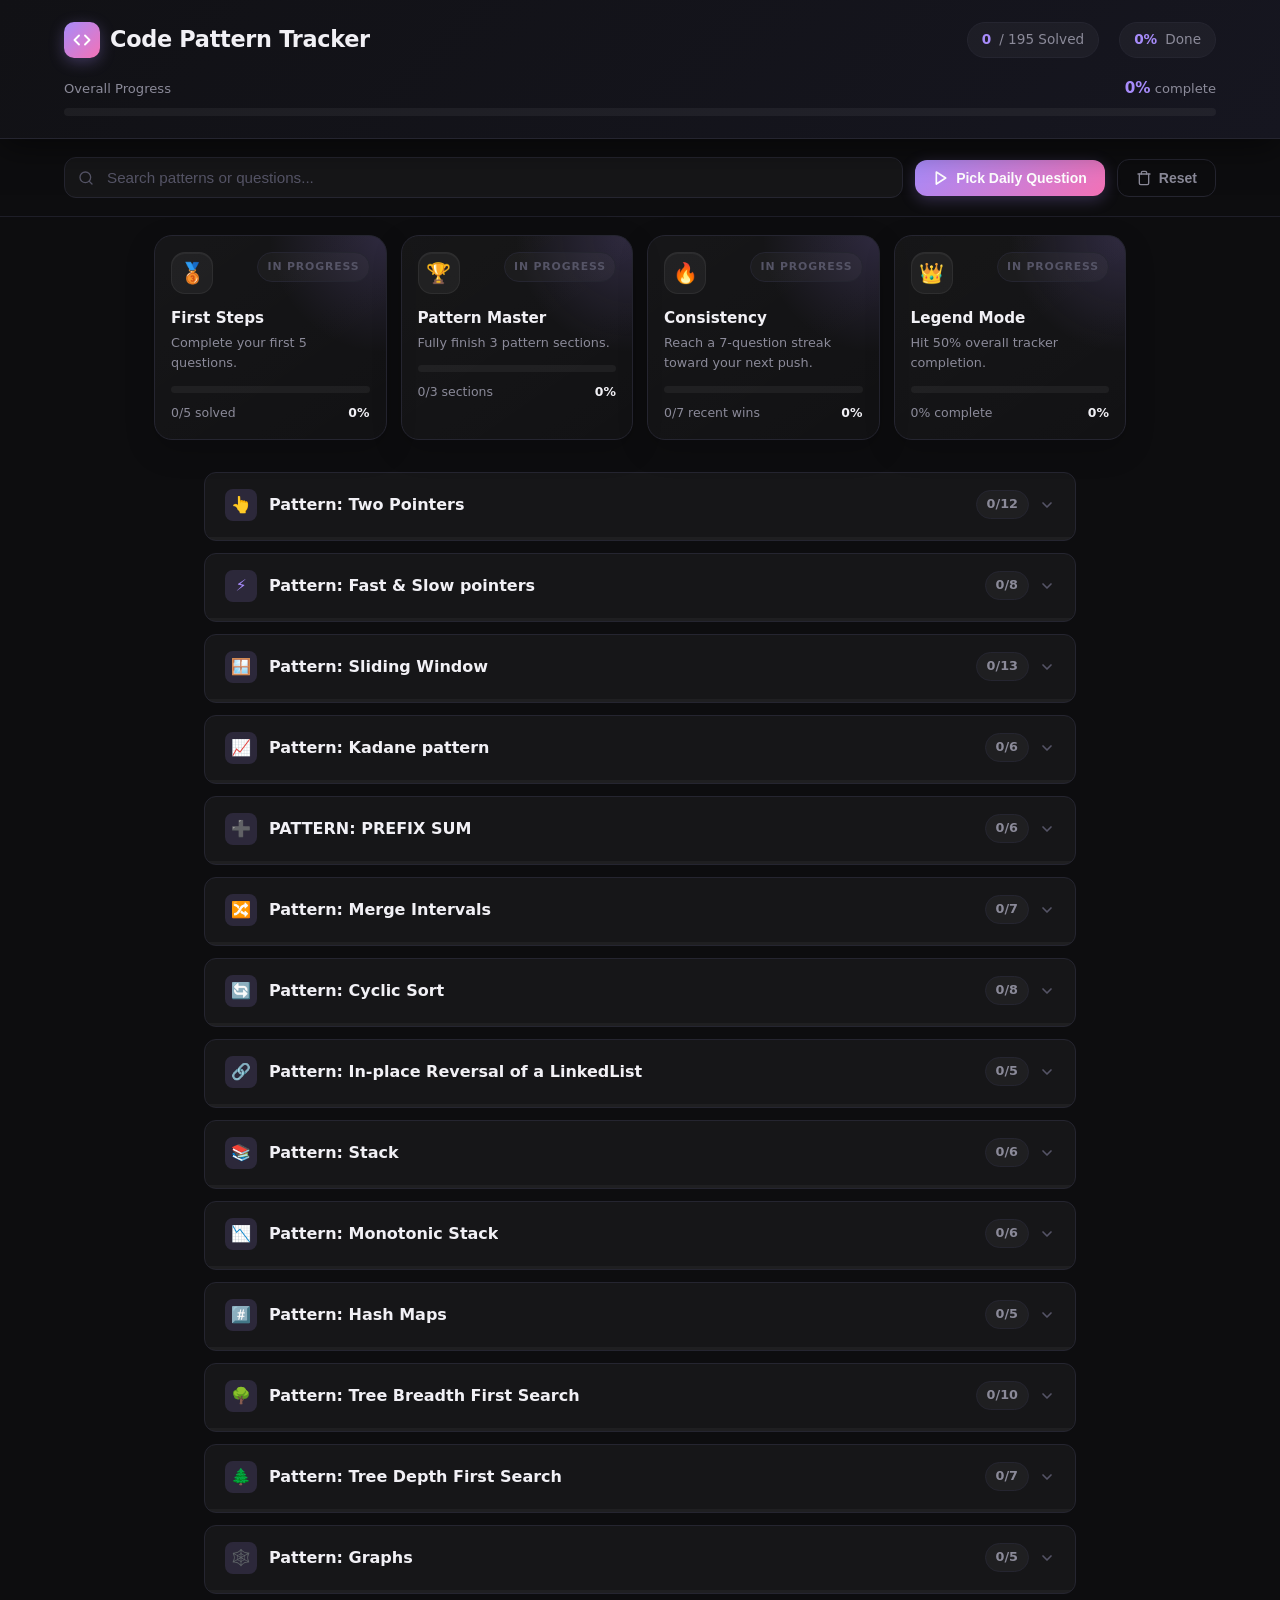
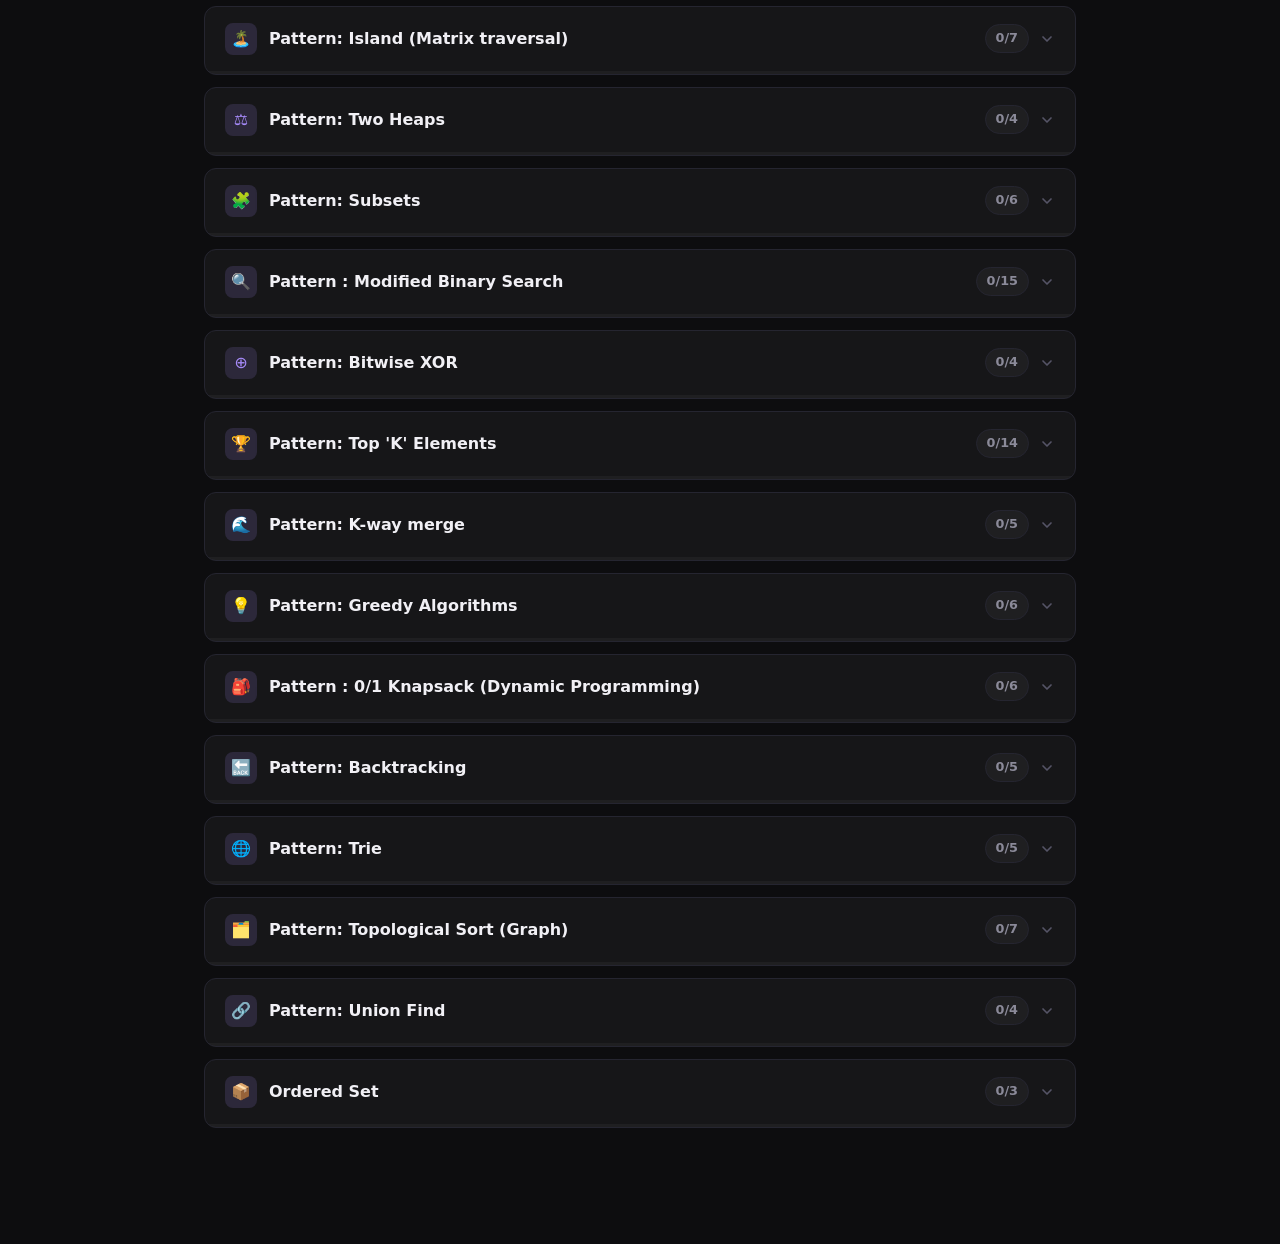
<file: CodeTracker.html>
<!DOCTYPE html>
<html lang="en">
<head>
  <meta charset="UTF-8">
  <meta content="width=device-width, initial-scale=1.0" name="viewport">
  <title>Coding Pattern Tracker</title>
  <style>
    :root {
        --bg-color: #0d0d0f;
        --surface-color: #161618;
        --surface-hover: #1e1e22;
        --surface-elevated: #1a1a1e;
        --primary-color: #a78bfa;
        --primary-glow: rgba(167, 139, 250, 0.15);
        --secondary-color: #34d399;
        --secondary-glow: rgba(52, 211, 153, 0.15);
        --accent-color: #f472b6;
        --text-primary: #f1f0f5;
        --text-secondary: #8b8a99;
        --text-muted: #555466;
        --border-color: #252530;
        --border-subtle: #1e1e28;
        --success-color: #34d399;
        --card-radius: 12px;
        --transition: all 0.25s ease;
        --easy-color: #34d399;
        --easy-bg: rgba(52, 211, 153, 0.1);
        --medium-color: #fbbf24;
        --medium-bg: rgba(251, 191, 36, 0.1);
        --hard-color: #f87171;
        --hard-bg: rgba(248, 113, 113, 0.1);
    }

    * {
        box-sizing: border-box;
        margin: 0;
        padding: 0;
    }

    body {
        font-family: 'Segoe UI', system-ui, -apple-system, sans-serif;
        background-color: var(--bg-color);
        color: var(--text-primary);
        line-height: 1.6;
        min-height: 100vh;
        padding-bottom: 80px;
    }

    /* ===== HEADER ===== */
    header {
        background: linear-gradient(135deg, #111115 0%, #161620 100%);
        padding: 22px 5%;
        border-bottom: 1px solid var(--border-color);
        position: sticky;
        top: 0;
        z-index: 100;
        box-shadow: 0 8px 32px rgba(0,0,0,0.5);
        backdrop-filter: blur(10px);
    }

    .header-top {
        display: flex;
        justify-content: space-between;
        align-items: center;
        flex-wrap: wrap;
        margin-bottom: 18px;
        gap: 15px;
    }

    h1 {
        font-size: 1.4rem;
        font-weight: 700;
        color: var(--text-primary);
        display: flex;
        align-items: center;
        gap: 10px;
        letter-spacing: -0.3px;
    }

    h1 .logo-icon {
        width: 36px;
        height: 36px;
        background: linear-gradient(135deg, var(--primary-color), var(--accent-color));
        border-radius: 10px;
        display: flex;
        align-items: center;
        justify-content: center;
        flex-shrink: 0;
        box-shadow: 0 4px 15px rgba(167,139,250,0.3);
    }

    .header-stats {
        display: flex;
        align-items: center;
        gap: 20px;
    }

    .stat-pill {
        display: flex;
        align-items: center;
        gap: 8px;
        background: rgba(255,255,255,0.04);
        border: 1px solid var(--border-color);
        border-radius: 20px;
        padding: 6px 14px;
        font-size: 0.85rem;
    }

    .stat-pill .stat-value {
        font-weight: 700;
        color: var(--primary-color);
    }

    .stat-pill .stat-label {
        color: var(--text-secondary);
    }

    .progress-wrap {
        width: 100%;
    }

    .progress-info {
        display: flex;
        justify-content: space-between;
        align-items: center;
        margin-bottom: 8px;
        font-size: 0.82rem;
        color: var(--text-secondary);
    }

    .progress-info strong {
        color: var(--primary-color);
        font-size: 0.95rem;
    }

    .progress-container {
        width: 100%;
        background-color: rgba(255,255,255,0.05);
        border-radius: 10px;
        height: 8px;
        overflow: hidden;
    }

    .progress-bar {
        height: 100%;
        background: linear-gradient(90deg, var(--primary-color), var(--accent-color), var(--secondary-color));
        background-size: 200% 100%;
        width: 0%;
        transition: width 0.6s cubic-bezier(0.4, 0, 0.2, 1);
        animation: shimmer 3s linear infinite;
        border-radius: 10px;
    }

    @keyframes shimmer {
        0% { background-position: 200% 0; }
        100% { background-position: -200% 0; }
    }

    /* ===== CONTROLS ===== */
    .controls {
        padding: 18px 5%;
        display: flex;
        gap: 12px;
        flex-wrap: wrap;
        align-items: center;
        background-color: var(--bg-color);
        border-bottom: 1px solid var(--border-subtle);
        max-width: 100%;
    }

    .search-box {
        flex: 1;
        min-width: 220px;
        position: relative;
    }

    .search-icon {
        position: absolute;
        left: 14px;
        top: 50%;
        transform: translateY(-50%);
        color: var(--text-muted);
        pointer-events: none;
    }

    .search-box input {
        width: 100%;
        padding: 11px 15px 11px 42px;
        border-radius: var(--card-radius);
        border: 1px solid var(--border-color);
        background-color: var(--surface-color);
        color: var(--text-primary);
        font-size: 0.95rem;
        outline: none;
        transition: var(--transition);
    }

    .search-box input::placeholder { color: var(--text-muted); }

    .search-box input:focus {
        border-color: var(--primary-color);
        box-shadow: 0 0 0 3px var(--primary-glow);
        background-color: var(--surface-elevated);
    }

    .btn {
        padding: 10px 18px;
        border: none;
        border-radius: var(--card-radius);
        font-weight: 600;
        cursor: pointer;
        transition: var(--transition);
        display: flex;
        align-items: center;
        gap: 7px;
        font-size: 0.875rem;
        white-space: nowrap;
    }

    .btn-primary {
        background: linear-gradient(135deg, var(--primary-color), var(--accent-color));
        color: #fff;
        box-shadow: 0 4px 15px rgba(167,139,250,0.25);
    }

    .btn-primary:hover {
        transform: translateY(-2px);
        box-shadow: 0 6px 20px rgba(167,139,250,0.4);
    }

    .btn-outline {
        background-color: transparent;
        border: 1px solid var(--border-color);
        color: var(--text-secondary);
    }

    .btn-outline:hover {
        border-color: var(--hard-color);
        color: var(--hard-color);
        background: var(--hard-bg);
    }

    /* ===== ACHIEVEMENTS ===== */
    .achievements-strip {
        padding: 18px 5% 8px;
        max-width: 1100px;
        margin: 0 auto;
    }

    .achievements-grid {
        display: grid;
        grid-template-columns: repeat(4, minmax(0, 1fr));
        gap: 14px;
    }

    .achievement-card {
        position: relative;
        overflow: hidden;
        background:
            radial-gradient(circle at top right, rgba(167, 139, 250, 0.18), transparent 38%),
            linear-gradient(145deg, rgba(255,255,255,0.04), rgba(255,255,255,0.02));
        border: 1px solid var(--border-color);
        border-radius: 18px;
        padding: 16px;
        box-shadow: 0 10px 30px rgba(0,0,0,0.18);
        transition: transform 0.25s ease, box-shadow 0.25s ease, border-color 0.25s ease;
        animation: floatCard 5s ease-in-out infinite;
    }

    .achievement-card:nth-child(2) { animation-delay: 0.4s; }
    .achievement-card:nth-child(3) { animation-delay: 0.8s; }
    .achievement-card:nth-child(4) { animation-delay: 1.2s; }

    .achievement-card:hover {
        transform: translateY(-4px);
        border-color: rgba(167, 139, 250, 0.35);
        box-shadow: 0 18px 34px rgba(0,0,0,0.28);
    }

    .achievement-card.unlocked {
        border-color: rgba(251, 191, 36, 0.35);
        box-shadow: 0 16px 36px rgba(251, 191, 36, 0.12);
    }

    .achievement-card::after {
        content: '';
        position: absolute;
        inset: 0;
        background: linear-gradient(120deg, transparent, rgba(255,255,255,0.06), transparent);
        transform: translateX(-120%);
        animation: cardShine 6s linear infinite;
        pointer-events: none;
    }

    .achievement-top {
        display: flex;
        justify-content: space-between;
        align-items: flex-start;
        gap: 12px;
        margin-bottom: 12px;
    }

    .achievement-icon {
        width: 42px;
        height: 42px;
        border-radius: 14px;
        display: flex;
        align-items: center;
        justify-content: center;
        font-size: 1.25rem;
        background: rgba(255,255,255,0.05);
        border: 1px solid rgba(255,255,255,0.06);
        box-shadow: inset 0 1px 0 rgba(255,255,255,0.05);
    }

    .achievement-card.unlocked .achievement-icon {
        background: linear-gradient(135deg, rgba(251,191,36,0.18), rgba(244,114,182,0.15));
        border-color: rgba(251,191,36,0.2);
        animation: pulseGlow 2.2s ease-in-out infinite;
    }

    .achievement-status {
        font-size: 0.68rem;
        font-weight: 700;
        letter-spacing: 0.08em;
        text-transform: uppercase;
        color: var(--text-muted);
        padding: 5px 9px;
        border-radius: 999px;
        border: 1px solid var(--border-color);
        background: rgba(255,255,255,0.03);
    }

    .achievement-card.unlocked .achievement-status {
        color: #fcd34d;
        border-color: rgba(251,191,36,0.24);
        background: rgba(251,191,36,0.12);
    }

    .achievement-title {
        font-size: 0.95rem;
        font-weight: 700;
        margin-bottom: 2px;
    }

    .achievement-subtitle {
        color: var(--text-secondary);
        font-size: 0.8rem;
        margin-bottom: 12px;
    }

    .achievement-progress {
        height: 7px;
        background: rgba(255,255,255,0.05);
        border-radius: 999px;
        overflow: hidden;
        margin-bottom: 10px;
    }

    .achievement-progress-bar {
        height: 100%;
        width: 0;
        border-radius: inherit;
        background: linear-gradient(90deg, var(--primary-color), var(--accent-color), #fcd34d);
        transition: width 0.7s cubic-bezier(0.22, 1, 0.36, 1);
        box-shadow: 0 0 16px rgba(167, 139, 250, 0.25);
    }

    .achievement-footer {
        display: flex;
        justify-content: space-between;
        align-items: center;
        gap: 10px;
        font-size: 0.78rem;
        color: var(--text-secondary);
    }

    .achievement-value {
        font-weight: 700;
        color: var(--text-primary);
    }

    /* ===== MAIN CONTENT ===== */
    main {
        padding: 24px 5%;
        max-width: 1000px;
        margin: 0 auto;
    }

    .section-intro {
        margin-bottom: 20px;
        font-size: 0.85rem;
        color: var(--text-muted);
        display: flex;
        align-items: center;
        gap: 6px;
    }

    /* ===== PATTERN CARD ===== */
    .pattern-section {
        margin-bottom: 12px;
        background-color: var(--surface-color);
        border-radius: var(--card-radius);
        border: 1px solid var(--border-color);
        overflow: hidden;
        transition: box-shadow 0.25s ease, border-color 0.25s ease;
    }

    .pattern-section:hover {
        border-color: #2e2e3a;
        box-shadow: 0 4px 24px rgba(0,0,0,0.3);
    }

    .pattern-section.all-done {
        border-color: rgba(52, 211, 153, 0.25);
    }

    .pattern-header {
        padding: 16px 20px;
        cursor: pointer;
        display: flex;
        justify-content: space-between;
        align-items: center;
        user-select: none;
        gap: 12px;
        transition: background 0.2s;
    }

    .pattern-header:hover {
        background-color: var(--surface-hover);
    }

    .pattern-header-left {
        display: flex;
        align-items: center;
        gap: 12px;
        flex: 1;
        min-width: 0;
    }

    .pattern-icon {
        width: 32px;
        height: 32px;
        border-radius: 8px;
        display: flex;
        align-items: center;
        justify-content: center;
        font-size: 1rem;
        flex-shrink: 0;
        background: var(--primary-glow);
        color: var(--primary-color);
    }

    .pattern-title {
        font-size: 1rem;
        font-weight: 600;
        color: var(--text-primary);
        white-space: nowrap;
        overflow: hidden;
        text-overflow: ellipsis;
    }

    .pattern-header-right {
        display: flex;
        align-items: center;
        gap: 10px;
        flex-shrink: 0;
    }

    .pattern-status {
        font-size: 0.8rem;
        font-weight: 600;
        color: var(--text-secondary);
        background: rgba(255,255,255,0.04);
        border: 1px solid var(--border-color);
        padding: 3px 10px;
        border-radius: 20px;
        white-space: nowrap;
    }

    .pattern-status.completed-badge {
        color: var(--success-color);
        background: var(--secondary-glow);
        border-color: rgba(52, 211, 153, 0.2);
    }

    .chevron {
        color: var(--text-muted);
        transition: transform 0.3s ease;
        flex-shrink: 0;
    }

    .pattern-header.active .chevron {
        transform: rotate(180deg);
    }

    /* Mini progress bar inside pattern */
    .pattern-mini-progress {
        height: 3px;
        background: rgba(255,255,255,0.04);
        width: 100%;
    }

    .pattern-mini-bar {
        height: 100%;
        background: linear-gradient(90deg, var(--primary-color), var(--secondary-color));
        transition: width 0.5s ease;
    }

    /* ===== QUESTION LIST ===== */
    .question-list {
        display: none;
        padding: 6px 0;
    }

    .question-list.open {
        display: block;
        animation: slideDown 0.25s ease-out;
    }

    .question-item {
        display: flex;
        align-items: center;
        padding: 11px 20px;
        border-bottom: 1px solid var(--border-subtle);
        transition: background 0.15s, transform 0.2s ease, border-color 0.2s ease;
        gap: 12px;
        position: relative;
    }

    .question-item:last-child {
        border-bottom: none;
    }

    .question-item:hover {
        background-color: var(--surface-hover);
        transform: translateX(2px);
    }

    .question-item.highlight {
        background: linear-gradient(90deg, rgba(167,139,250,0.08), transparent);
        border-left: 3px solid var(--primary-color);
        animation: selectedPulse 1.6s ease-in-out infinite;
    }

    .question-item.completed {
        opacity: 0.65;
    }

    .question-item.just-completed {
        animation: completePop 0.45s ease;
    }

    /* ===== CHECKBOX — Fixed with <label> wrapping ===== */
    .checkbox-label {
        position: relative;
        width: 22px;
        height: 22px;
        flex-shrink: 0;
        cursor: pointer;
        display: block;
    }

    .checkbox-label input[type="checkbox"] {
        position: absolute;
        opacity: 0;
        width: 0;
        height: 0;
        pointer-events: none;
    }

    .checkmark {
        position: absolute;
        inset: 0;
        background-color: transparent;
        border: 2px solid var(--text-muted);
        border-radius: 6px;
        transition: var(--transition);
        display: flex;
        align-items: center;
        justify-content: center;
    }

    .checkmark svg {
        opacity: 0;
        transform: scale(0.5);
        transition: all 0.2s cubic-bezier(0.34, 1.56, 0.64, 1);
        stroke: #fff;
    }

    .checkbox-label:hover .checkmark {
        border-color: var(--primary-color);
        background: var(--primary-glow);
    }

    .checkbox-label input[type="checkbox"]:checked ~ .checkmark {
        background-color: var(--success-color);
        border-color: var(--success-color);
        box-shadow: 0 0 10px rgba(52, 211, 153, 0.3);
    }

    .checkbox-label input[type="checkbox"]:checked ~ .checkmark svg {
        opacity: 1;
        transform: scale(1);
    }

    /* ===== QUESTION ROW CONTENT ===== */
    .question-content {
        flex: 1;
        display: flex;
        align-items: center;
        justify-content: space-between;
        gap: 10px;
        min-width: 0;
    }

    .question-link {
        color: var(--text-primary);
        text-decoration: none;
        font-size: 0.9rem;
        flex: 1;
        min-width: 0;
        transition: color 0.15s;
        white-space: nowrap;
        overflow: hidden;
        text-overflow: ellipsis;
    }

    .question-link:hover {
        color: var(--primary-color);
    }

    .question-item.completed .question-link {
        text-decoration: line-through;
        color: var(--text-muted);
    }

    .question-meta {
        display: flex;
        align-items: center;
        gap: 8px;
        flex-shrink: 0;
    }

    .difficulty-badge {
        font-size: 0.7rem;
        font-weight: 700;
        padding: 2px 8px;
        border-radius: 20px;
        text-transform: uppercase;
        letter-spacing: 0.5px;
    }

    .badge-easy   { color: var(--easy-color);   background: var(--easy-bg); }
    .badge-medium { color: var(--medium-color); background: var(--medium-bg); }
    .badge-hard   { color: var(--hard-color);   background: var(--hard-bg); }

    .external-link-icon {
        color: var(--text-muted);
        opacity: 0;
        transition: opacity 0.2s;
        flex-shrink: 0;
    }

    .question-item:hover .external-link-icon {
        opacity: 1;
    }

    /* ===== TOAST ===== */
    .toast {
        position: fixed;
        bottom: 28px;
        left: 50%;
        transform: translateX(-50%) translateY(10px);
        background: var(--surface-elevated);
        color: var(--text-primary);
        padding: 12px 22px;
        border-radius: 50px;
        box-shadow: 0 8px 30px rgba(0,0,0,0.6);
        border: 1px solid var(--border-color);
        opacity: 0;
        visibility: hidden;
        transition: all 0.3s cubic-bezier(0.34, 1.56, 0.64, 1);
        z-index: 1000;
        display: flex;
        align-items: center;
        gap: 10px;
        font-size: 0.9rem;
        font-weight: 500;
        white-space: nowrap;
    }

    .toast.show {
        opacity: 1;
        visibility: visible;
        transform: translateX(-50%) translateY(0);
    }

    /* ===== EMPTY STATE ===== */
    .empty-state {
        text-align: center;
        padding: 60px 20px;
        color: var(--text-muted);
    }

    .empty-state svg { margin-bottom: 16px; opacity: 0.4; }
    .empty-state p { font-size: 1rem; }

    /* ===== ANIMATIONS ===== */
    @keyframes slideDown {
        from { opacity: 0; transform: translateY(-8px); }
        to   { opacity: 1; transform: translateY(0); }
    }

    @keyframes floatCard {
        0%, 100% { transform: translateY(0); }
        50% { transform: translateY(-5px); }
    }

    @keyframes cardShine {
        0% { transform: translateX(-120%); }
        100% { transform: translateX(120%); }
    }

    @keyframes pulseGlow {
        0%, 100% { box-shadow: 0 0 0 rgba(251,191,36,0.15); }
        50% { box-shadow: 0 0 18px rgba(251,191,36,0.28); }
    }

    @keyframes completePop {
        0% { transform: scale(0.98); }
        60% { transform: scale(1.015); }
        100% { transform: scale(1); }
    }

    @keyframes selectedPulse {
        0%, 100% { box-shadow: inset 0 0 0 rgba(167,139,250,0); }
        50% { box-shadow: inset 0 0 0 999px rgba(167,139,250,0.03); }
    }

    /* ===== RESPONSIVE ===== */
    @media (max-width: 900px) {
        .achievements-grid {
            grid-template-columns: repeat(2, minmax(0, 1fr));
        }
    }

    @media (max-width: 640px) {
        header { padding: 16px 4%; }
        .controls { padding: 14px 4%; }
        .achievements-strip { padding: 14px 4% 4px; }
        main { padding: 16px 4%; }
        .header-stats { display: none; }
        .pattern-header { padding: 14px 16px; }
        .question-item { padding: 10px 14px; }
        .pattern-title { font-size: 0.9rem; }
        .achievements-grid { grid-template-columns: 1fr; }
        .achievement-card { padding: 14px; }
        .achievement-footer { flex-direction: column; align-items: flex-start; }
    }
  </style>
</head>
<body>

<header>
  <div class="header-top">
    <h1>
      <span class="logo-icon">
        <svg fill="none" height="18" stroke="white" stroke-linecap="round" stroke-linejoin="round"
             stroke-width="2.5" viewBox="0 0 24 24" width="18">
          <polyline points="16 18 22 12 16 6"></polyline>
          <polyline points="8 6 2 12 8 18"></polyline>
        </svg>
      </span>
      Code Pattern Tracker
    </h1>
    <div class="header-stats">
      <div class="stat-pill">
        <span class="stat-value" id="solved-count">0</span>
        <span class="stat-label">/ <span id="total-count">0</span> Solved</span>
      </div>
      <div class="stat-pill">
        <span class="stat-value" id="progress-text">0%</span>
        <span class="stat-label">Done</span>
      </div>
    </div>
  </div>
  <div class="progress-wrap">
    <div class="progress-info">
      <span>Overall Progress</span>
      <span><strong id="progress-percent">0%</strong> complete</span>
    </div>
    <div class="progress-container">
      <div class="progress-bar" id="main-progress-bar"></div>
    </div>
  </div>
</header>

<div class="controls">
  <div class="search-box">
    <svg class="search-icon" fill="none" height="16" stroke="currentColor" stroke-linecap="round"
         stroke-linejoin="round" stroke-width="2" viewBox="0 0 24 24" width="16">
      <circle cx="11" cy="11" r="8"></circle>
      <path d="m21 21-4.35-4.35"></path>
    </svg>
    <label for="search-input"></label><input id="search-input"
                                             placeholder="Search patterns or questions..."
                                             type="text">
  </div>
  <button class="btn btn-primary" onclick="pickDailyChallenge()">
    <svg fill="none" height="16" stroke="currentColor" stroke-linecap="round"
         stroke-linejoin="round"
         stroke-width="2.5" viewBox="0 0 24 24" width="16">
      <polygon points="5 3 19 12 5 21 5 3"></polygon>
    </svg>
    Pick Daily Question
  </button>
  <button class="btn btn-outline" onclick="resetData()">
    <svg fill="none" height="16" stroke="currentColor" stroke-linecap="round"
         stroke-linejoin="round"
         stroke-width="2" viewBox="0 0 24 24" width="16">
      <path d="M3 6h18"></path>
      <path d="M19 6v14c0 1-1 2-2 2H7c-1 0-2-1-2-2V6"></path>
      <path d="M8 6V4c0-1 1-2 2-2h4c1 0 2 1 2 2v2"></path>
    </svg>
    Reset
  </button>
</div>

<section class="achievements-strip">
  <div class="achievements-grid" id="achievements-grid">
    <!-- Achievement cards will be injected here via JavaScript -->
  </div>
</section>

<main id="tracker-container">
  <!-- Content will be injected here via JavaScript -->
</main>

<div class="toast" id="toast">
  <span id="toast-icon">✓</span>
  <span id="toast-message">Notification</span>
</div>

<script>
  // =====================================================================
  // DATA
  // =====================================================================
  const rawData = [
      {
          pattern: "Pattern: Two Pointers",
          questions: [
              { title: "Pair with Target Sum (easy)", link: "https://leetcode.com/problems/two-sum-ii-input-array-is-sorted/description/" },
              { title: "Rearrange 0 and 1 (easy)", link: "https://www.geeksforgeeks.org/problems/segregate-0s-and-1s5106/1" },
              { title: "Remove Duplicates (easy)", link: "https://leetcode.com/problems/remove-duplicates-from-sorted-list/" },
              { title: "Squaring a Sorted Array (easy)", link: "https://leetcode.com/problems/squares-of-a-sorted-array/" },
              { title: "Triplet Sum to Zero (medium)", link: "https://leetcode.com/problems/3sum/" },
              { title: "Triplet Sum Close to Target (medium)", link: "https://leetcode.com/problems/3sum-closest/" },
              { title: "Triplets with Smaller Sum (medium)", link: "https://www.geeksforgeeks.org/problems/count-triplets-with-sum-smaller-than-x5549/1" },
              { title: "Subarrays with Product Less than a Target (medium)", link: "https://leetcode.com/problems/subarray-product-less-than-k/" },
              { title: "Dutch National Flag Problem (medium)", link: "https://leetcode.com/problems/sort-colors/description/" },
              { title: "Problem Challenge 1: Quadruple Sum to Target (medium)", link: "https://leetcode.com/problems/4sum/" },
              { title: "Problem Challenge 2: Comparing Strings containing Backspaces (medium)", link: "https://leetcode.com/problems/backspace-string-compare/" },
              { title: "Problem Challenge 3: Minimum Window Sort (medium)", link: "https://leetcode.com/problems/shortest-unsorted-continuous-subarray/" }
          ]
      },
      {
          pattern: "Pattern: Fast & Slow pointers",
          questions: [
              { title: "LinkedList Cycle (easy)", link: "https://leetcode.com/problems/linked-list-cycle/" },
              { title: "Start of LinkedList Cycle (medium)", link: "https://leetcode.com/problems/linked-list-cycle-ii/" },
              { title: "Happy Number (medium)", link: "https://leetcode.com/problems/happy-number/" },
              { title: "Find the Duplicate Number (medium)", link: "https://leetcode.com/problems/find-the-duplicate-number/description/" },
              { title: "Middle of the LinkedList (easy)", link: "https://leetcode.com/problems/middle-of-the-linked-list/" },
              { title: "Problem Challenge 1: Palindrome LinkedList (medium)", link: "https://leetcode.com/problems/palindrome-linked-list/" },
              { title: "Problem Challenge 2: Rearrange a LinkedList (medium)", link: "https://leetcode.com/problems/reorder-list/" },
              { title: "Problem Challenge 3: Cycle in a Circular Array (hard)", link: "https://leetcode.com/problems/circular-array-loop/" }
          ]
      },
      {
          pattern: "Pattern: Sliding Window",
          questions: [
              { title: "Maximum Sum Subarray of Size K (easy)", link: "https://www.geeksforgeeks.org/problems/max-sum-subarray-of-size-k5313/1" },
              { title: "Smallest Subarray with a given sum (easy)", link: "https://leetcode.com/problems/minimum-size-subarray-sum/" },
              { title: "Longest Substring with K Distinct Characters (medium)", link: "https://www.geeksforgeeks.org/problems/longest-k-unique-characters-substring0853/1" },
              { title: "Fruits into Baskets (medium)", link: "https://leetcode.com/problems/fruit-into-baskets/" },
              { title: "No-repeat Substring (hard)", link: "https://leetcode.com/problems/longest-substring-without-repeating-characters/" },
              { title: "Longest Substring with Same Letters after Replacement (hard)", link: "https://leetcode.com/problems/longest-repeating-character-replacement/" },
              { title: "Longest Subarray with Ones after Replacement (hard)", link: "https://leetcode.com/problems/max-consecutive-ones-iii/" },
              { title: "Minimum size subarray SUM (medium)", link: "https://leetcode.com/problems/minimum-size-subarray-sum/" },
              { title: "Minimum Size Substring (HARD)", link: "https://leetcode.com/problems/minimum-window-substring/" },
              { title: "Problem Challenge 1: Permutation in a String (hard)", link: "https://leetcode.com/problems/permutation-in-string/" },
              { title: "Problem Challenge 2: String Anagrams (hard)", link: "https://leetcode.com/problems/find-all-anagrams-in-a-string/" },
              { title: "Problem Challenge 3: Smallest Window containing Substring (hard)", link: "https://leetcode.com/problems/minimum-window-substring/" },
              { title: "Problem Challenge 4: Words Concatenation (hard)", link: "https://leetcode.com/problems/substring-with-concatenation-of-all-words/" }
          ]
      },
      {
          pattern: "Pattern: Kadane pattern",
          questions: [
              { title: "Maximum subarray sum (medium)", link: "https://leetcode.com/problems/maximum-subarray/" },
              { title: "Minimum Subarray Sum (medium)", link: "https://www.geeksforgeeks.org/problems/smallest-sum-contiguous-subarray/1" },
              { title: "Maximum product subarray (medium)", link: "https://leetcode.com/problems/maximum-product-subarray/" },
              { title: "Maximum subarray sum with one deletion (medium)", link: "https://leetcode.com/problems/maximum-subarray-sum-with-one-deletion/" },
              { title: "Maximum absolute sum of any subarray (medium)", link: "https://leetcode.com/problems/maximum-absolute-sum-of-any-subarray/" },
              { title: "Maximum sum in circular array variant (medium)", link: "https://leetcode.com/problems/maximum-sum-circular-subarray/" }
          ]
      },
      {
          pattern: "PATTERN: PREFIX SUM",
          questions: [
              { title: "Subarray Sum Equals K (EASY)", link: "https://leetcode.com/problems/subarray-sum-equals-k/" },
              { title: "Find Pivot Index (EASY)", link: "https://leetcode.com/problems/find-pivot-index/" },
              { title: "Subarray Sums Divisible By K (Med)", link: "https://leetcode.com/problems/subarray-sums-divisible-by-k/" },
              { title: "Contiguous array (MED)", link: "https://leetcode.com/problems/contiguous-array/" },
              { title: "Problem challenge: Shortest Subarray With Sum at Least K (HARD)", link: "https://leetcode.com/problems/shortest-subarray-with-sum-at-least-k/" },
              { title: "Problem challenge: Count Range Sum (hard)", link: "https://leetcode.com/problems/count-of-range-sum/" }
          ]
      },
      {
          pattern: "Pattern: Merge Intervals",
          questions: [
              { title: "Merge Intervals (medium)", link: "https://leetcode.com/problems/merge-intervals/" },
              { title: "Insert Interval (medium)", link: "https://leetcode.com/problems/insert-interval/" },
              { title: "Intervals Intersection (medium)", link: "https://leetcode.com/problems/interval-list-intersections/" },
              { title: "Overlapping Intervals (medium)", link: "https://www.geeksforgeeks.org/check-if-any-two-intervals-overlap-among-a-given-set-of-intervals/" },
              { title: "Problem Challenge 1: Minimum Meeting Rooms (hard)", link: "https://www.lintcode.com/problem/meeting-rooms-ii/" },
              { title: "Problem Challenge 2: Maximum CPU Load (hard)", link: "https://www.geeksforgeeks.org/maximum-cpu-load-from-the-given-list-of-jobs/" },
              { title: "Problem Challenge 3: Employee Free Time (hard)", link: "https://www.codertrain.co/employee-free-time" }
          ]
      },
      {
          pattern: "Pattern: Cyclic Sort",
          questions: [
              { title: "Cyclic Sort (easy)", link: "https://www.geeksforgeeks.org/sort-an-array-which-contain-1-to-n-values-in-on-using-cycle-sort/" },
              { title: "Find the Missing Number (easy)", link: "https://leetcode.com/problems/missing-number/" },
              { title: "Find all Missing Numbers (easy)", link: "https://leetcode.com/problems/find-all-numbers-disappeared-in-an-array/" },
              { title: "Find the Duplicate Number (easy)", link: "https://leetcode.com/problems/find-the-duplicate-number/" },
              { title: "Find all Duplicate Numbers (easy)", link: "https://leetcode.com/problems/find-all-duplicates-in-an-array/" },
              { title: "Problem Challenge 1: Find the Corrupt Pair (easy)", link: "https://www.geeksforgeeks.org/dsa/find-a-repeating-and-a-missing-number/" },
              { title: "Problem Challenge 2: Find the Smallest Missing Positive Number (medium)", link: "https://leetcode.com/problems/first-missing-positive/" },
              { title: "Problem Challenge 3: Find the First K Missing Positive Numbers (hard)", link: "https://www.geeksforgeeks.org/dsa/k-th-missing-element-in-sorted-array/" }
          ]
      },
      {
          pattern: "Pattern: In-place Reversal of a LinkedList",
          questions: [
              { title: "Reverse a LinkedList (easy)", link: "https://leetcode.com/problems/reverse-linked-list/" },
              { title: "Reverse a Sub-list (medium)", link: "https://leetcode.com/problems/reverse-linked-list-ii/" },
              { title: "Reverse every K-element Sub-list (medium)", link: "https://leetcode.com/problems/reverse-nodes-in-k-group/" },
              { title: "Problem Challenge 1: Reverse alternating K-element Sub-list (medium)", link: "https://www.geeksforgeeks.org/reverse-alternate-k-nodes-in-a-singly-linked-list/" },
              { title: "Problem Challenge 2: Rotate a LinkedList (medium)", link: "https://leetcode.com/problems/rotate-list/" }
          ]
      },
      {
          pattern: "Pattern: Stack",
          questions: [
              { title: "Balanced Parentheses (easy)", link: "https://leetcode.com/problems/valid-parentheses/" },
              { title: "Reverse a String (easy)", link: "https://leetcode.com/problems/reverse-string/" },
              { title: "Decimal to Binary Conversion (easy)", link: "https://www.geeksforgeeks.org/dsa/program-to-convert-decimal-to-binary-number/" },
              { title: "Next Greater Element (easy)", link: "https://leetcode.com/problems/next-greater-element-i/" },
              { title: "Sorting a Stack (medium)", link: "https://www.geeksforgeeks.org/sort-a-stack-using-recursion/" },
              { title: "Simplify Path (medium)", link: "https://leetcode.com/problems/simplify-path/" }
          ]
      },
      {
          pattern: "Pattern: Monotonic Stack",
          questions: [
              { title: "Next Greater Element (easy)", link: "https://leetcode.com/problems/next-greater-element-i/" },
              { title: "Daily Temperatures (easy)", link: "https://leetcode.com/problems/daily-temperatures/" },
              { title: "Remove Nodes From Linked List (easy)", link: "https://leetcode.com/problems/remove-nodes-from-linked-list/" },
              { title: "Remove All Adjacent Duplicates In String (easy)", link: "https://leetcode.com/problems/remove-all-adjacent-duplicates-in-string/" },
              { title: "Remove All Adjacent Duplicates in String II (medium)", link: "https://leetcode.com/problems/remove-all-adjacent-duplicates-in-string-ii/" },
              { title: "Remove K Digits (hard)", link: "https://leetcode.com/problems/remove-k-digits/" }
          ]
      },
      {
          pattern: "Pattern: Hash Maps",
          questions: [
              { title: "First Non-repeating Character (easy)", link: "https://leetcode.com/problems/first-unique-character-in-a-string/" },
              { title: "Largest Unique Number (easy)", link: "https://leetcode.com/problems/largest-unique-number/" },
              { title: "Maximum Number of Balloons (easy)", link: "https://leetcode.com/problems/maximum-number-of-balloons/" },
              { title: "Longest Palindrome(easy)", link: "https://leetcode.com/problems/longest-palindrome/" },
              { title: "Ransom Note (easy)", link: "https://leetcode.com/problems/ransom-note/" }
          ]
      },
      {
          pattern: "Pattern: Tree Breadth First Search",
          questions: [
              { title: "Binary Tree Level Order Traversal (easy)", link: "https://leetcode.com/problems/binary-tree-level-order-traversal/" },
              { title: "Reverse Level Order Traversal (easy)", link: "https://leetcode.com/problems/binary-tree-level-order-traversal-ii/" },
              { title: "Zigzag Traversal (medium)", link: "https://leetcode.com/problems/binary-tree-zigzag-level-order-traversal/" },
              { title: "Level Averages in a Binary Tree (easy)", link: "https://leetcode.com/problems/average-of-levels-in-binary-tree/" },
              { title: "Minimum Depth of a Binary Tree (easy)", link: "https://leetcode.com/problems/minimum-depth-of-binary-tree/" },
              { title: "Maximum Depth of a Binary Tree (easy)", link: "https://leetcode.com/problems/maximum-depth-of-binary-tree/" },
              { title: "Level Order Successor (easy)", link: "https://www.geeksforgeeks.org/level-order-successor-of-a-node-in-binary-tree/" },
              { title: "Connect Level Order Siblings (medium)", link: "https://leetcode.com/problems/populating-next-right-pointers-in-each-node/" },
              { title: "Problem Challenge 1: Connect All Level Order Siblings (medium)", link: "https://www.geeksforgeeks.org/connect-nodes-at-same-level-with-o1-extra-space/" },
              { title: "Problem Challenge 2: Right View of a Binary Tree (easy)", link: "https://leetcode.com/problems/binary-tree-right-side-view/" }
          ]
      },
      {
          pattern: "Pattern: Tree Depth First Search",
          questions: [
              { title: "Binary Tree Path Sum (easy)", link: "https://leetcode.com/problems/path-sum/" },
              { title: "All Paths for a Sum (medium)", link: "https://leetcode.com/problems/path-sum-iii/" },
              { title: "Sum of Path Numbers (medium)", link: "https://leetcode.com/problems/sum-root-to-leaf-numbers/" },
              { title: "Path With Given Sequence (medium)", link: "https://www.geeksforgeeks.org/check-root-leaf-path-given-sequence/" },
              { title: "Count Paths for a Sum (medium)", link: "https://leetcode.com/problems/path-sum-iii/" },
              { title: "Problem Challenge 1: Tree Diameter (medium)", link: "https://leetcode.com/problems/diameter-of-binary-tree/" },
              { title: "Problem Challenge 2: Path with Maximum Sum (hard)", link: "https://leetcode.com/problems/binary-tree-maximum-path-sum/" }
          ]
      },
      {
          pattern: "Pattern: Graphs",
          questions: [
              { title: "Graph Traversal: Depth First Search(DFS) (easy)", link: "https://www.geeksforgeeks.org/depth-first-search-or-dfs-for-a-graph/" },
              { title: "Graph Traversal: Breadth First Search (BFS) (easy)", link: "https://www.geeksforgeeks.org/breadth-first-search-or-bfs-for-a-graph/" },
              { title: "Find if Path Exists in Graph(easy)", link: "https://leetcode.com/problems/find-if-path-exists-in-graph/" },
              { title: "Number of Provinces (medium)", link: "https://leetcode.com/problems/number-of-provinces/" },
              { title: "Minimum Number of Vertices to Reach All Nodes(medium)", link: "https://leetcode.com/problems/minimum-number-of-vertices-to-reach-all-nodes/" }
          ]
      },
      {
          pattern: "Pattern: Island (Matrix traversal)",
          questions: [
              { title: "Number of Islands (easy)", link: "https://leetcode.com/problems/number-of-islands/" },
              { title: "Biggest Island (easy)", link: "https://leetcode.com/problems/max-area-of-island/" },
              { title: "Flood Fill (easy)", link: "https://leetcode.com/problems/flood-fill/" },
              { title: "Number of Closed Islands (easy)", link: "https://leetcode.com/problems/number-of-closed-islands/" },
              { title: "Problem Challenge 1 (easy)", link: "#" },
              { title: "Problem Challenge 2 (medium)", link: "#" },
              { title: "Problem Challenge 3 (medium)", link: "#" }
          ]
      },
      {
          pattern: "Pattern: Two Heaps",
          questions: [
              { title: "Find the Median of a Number Stream (medium)", link: "https://leetcode.com/problems/find-median-from-data-stream/" },
              { title: "Sliding Window Median (hard)", link: "https://leetcode.com/problems/sliding-window-median/" },
              { title: "Maximize Capital (hard)", link: "https://leetcode.com/problems/ipo/" },
              { title: "Maximum Sum Combinations (medium)", link: "https://www.geeksforgeeks.org/k-maximum-sum-combinations-two-arrays/" }
          ]
      },
      {
          pattern: "Pattern: Subsets",
          questions: [
              { title: "Subsets (easy)", link: "https://leetcode.com/problems/subsets/" },
              { title: "Subsets With Duplicates (easy)", link: "https://leetcode.com/problems/subsets-ii/" },
              { title: "Permutations (medium)", link: "https://leetcode.com/problems/permutations/" },
              { title: "String Permutations by changing case (medium)", link: "https://leetcode.com/problems/letter-case-permutation/" },
              { title: "Balanced Parentheses (hard)", link: "https://leetcode.com/problems/generate-parentheses/" },
              { title: "Unique Generalized Abbreviations (hard)", link: "https://leetcode.com/problems/generalized-abbreviation/" }
          ]
      },
      {
          pattern: "Pattern : Modified Binary Search",
          questions: [
              { title: "Order-agnostic Binary Search (easy)", link: "https://www.geeksforgeeks.org/order-agnostic-binary-search/" },
              { title: "Ceiling of a Number (medium)", link: "https://www.geeksforgeeks.org/ceiling-in-a-sorted-array/" },
              { title: "Next Letter (medium)", link: "https://leetcode.com/problems/find-smallest-letter-greater-than-target/" },
              { title: "Number Range (medium)", link: "https://leetcode.com/problems/find-first-and-last-position-of-element-in-sorted-array/" },
              { title: "Search in a Sorted Infinite Array (medium)", link: "https://www.geeksforgeeks.org/find-position-element-sorted-array-infinite-numbers/" },
              { title: "Minimum Difference Element (medium)", link: "https://www.geeksforgeeks.org/dsa/find-closest-number-array/" },
              { title: "Bitonic Array Maximum (easy)", link: "https://www.geeksforgeeks.org/find-the-maximum-element-in-an-array-which-is-first-increasing-and-then-decreasing/" },
              { title: "Problem Challenge 1: Search Bitonic Array (medium)", link: "https://leetcode.com/problems/find-in-mountain-array/" },
              { title: "Problem Challenge 2: Search in Rotated Array (medium)", link: "https://leetcode.com/problems/search-in-rotated-sorted-array/" },
              { title: "Problem Challenge 3: Rotation Count (medium)", link: "https://www.geeksforgeeks.org/find-rotation-count-rotated-sorted-array/" },
              { title: "Search a 2D Matrix (medium)", link: "https://leetcode.com/problems/search-a-2d-matrix/" },
              { title: "Minimum Number of Days to Make m Bouquets (medium)", link: "https://leetcode.com/problems/minimum-number-of-days-to-make-m-bouquets/" },
              { title: "Koko Eating Bananas (medium)", link: "https://leetcode.com/problems/koko-eating-bananas/" },
              { title: "Capacity To Ship Packages Within D Days (medium)", link: "https://leetcode.com/problems/capacity-to-ship-packages-within-d-days/" },
              { title: "Median of Two Sorted Arrays (hard)", link: "https://leetcode.com/problems/median-of-two-sorted-arrays/" }
          ]
      },
      {
          pattern: "Pattern: Bitwise XOR",
          questions: [
              { title: "Single Number (easy)", link: "https://leetcode.com/problems/single-number/" },
              { title: "Two Single Numbers (medium)", link: "https://leetcode.com/problems/single-number-iii/" },
              { title: "Complement of Base 10 Number (medium)", link: "https://leetcode.com/problems/number-complement/" },
              { title: "Problem Challenge 1: Flip and Invert an Image (hard)", link: "https://leetcode.com/problems/flipping-an-image/" }
          ]
      },
      {
          pattern: "Pattern: Top 'K' Elements",
          questions: [
              { title: "Top 'K' Numbers (easy)", link: "https://www.geeksforgeeks.org/k-largestor-smallest-elements-in-an-array/" },
              { title: "Kth Smallest Number (easy)", link: "https://www.geeksforgeeks.org/kth-smallestlargest-element-unsorted-array/" },
              { title: "K' Closest Points to the Origin (easy)", link: "https://leetcode.com/problems/k-closest-points-to-origin/" },
              { title: "Connect Ropes (easy)", link: "https://www.geeksforgeeks.org/connect-n-ropes-minimum-cost/" },
              { title: "Top 'K' Frequent Numbers (medium)", link: "https://leetcode.com/problems/top-k-frequent-elements/" },
              { title: "Frequency Sort (medium)", link: "https://leetcode.com/problems/sort-array-by-increasing-frequency/" },
              { title: "Kth Largest Number in a Stream (medium)", link: "https://leetcode.com/problems/kth-largest-element-in-a-stream/" },
              { title: "K' Closest Numbers (medium)", link: "https://www.geeksforgeeks.org/find-k-closest-elements-given-value/" },
              { title: "Maximum Distinct Elements (medium)", link: "https://www.geeksforgeeks.org/maximum-distinct-elements-removing-k-elements/" },
              { title: "Sum of Elements (medium)", link: "https://www.geeksforgeeks.org/kth-largest-sum-contiguous-subarray/" },
              { title: "Rearrange String (hard)", link: "https://leetcode.com/problems/reorganize-string/" },
              { title: "Problem Challenge 1: Rearrange String K Distance Apart (hard)", link: "https://leetcode.com/problems/rearrange-string-k-distance-apart/" },
              { title: "Problem Challenge 2: Scheduling Tasks (hard)", link: "https://leetcode.com/problems/task-scheduler/" },
              { title: "Problem Challenge 3: Frequency Stack (hard)", link: "https://leetcode.com/problems/frequency-stack/" }
          ]
      },
      {
          pattern: "Pattern: K-way merge",
          questions: [
              { title: "Merge K Sorted Lists (medium)", link: "https://leetcode.com/problems/merge-k-sorted-lists/" },
              { title: "Kth Smallest Number in M Sorted Lists (Medium)", link: "https://www.geeksforgeeks.org/find-m-th-smallest-value-in-k-sorted-arrays/" },
              { title: "Kth Smallest Number in a Sorted Matrix (Hard)", link: "https://leetcode.com/problems/kth-smallest-element-in-a-sorted-matrix/" },
              { title: "Smallest Number Range (Hard)", link: "https://leetcode.com/problems/smallest-range-covering-elements-from-k-lists/" },
              { title: "Problem Challenge 1: K Pairs with Largest Sums (hard)", link: "https://leetcode.com/problems/find-k-pairs-with-smallest-sums/" }
          ]
      },
      {
          pattern: "Pattern: Greedy Algorithms",
          questions: [
              { title: "Valid Palindrome II (easy)", link: "https://leetcode.com/problems/valid-palindrome-ii/" },
              { title: "Maximum Length of Pair Chain (medium)", link: "https://leetcode.com/problems/maximum-length-of-pair-chain/" },
              { title: "Minimum Add to Make Parentheses Valid (medium)", link: "https://leetcode.com/problems/minimum-add-to-make-parentheses-valid/" },
              { title: "Remove Duplicate Letters (medium)", link: "https://leetcode.com/problems/remove-duplicate-letters/" },
              { title: "Largest Palindromic Number (Medium)", link: "https://leetcode.com/problems/largest-palindromic-number/" },
              { title: "Removing Minimum and Maximum From Array (medium)", link: "https://leetcode.com/problems/removing-minimum-and-maximum-from-array/" }
          ]
      },
      {
          pattern: "Pattern : 0/1 Knapsack (Dynamic Programming)",
          questions: [
              { title: "0/1 Knapsack (medium)", link: "https://www.geeksforgeeks.org/0-1-knapsack-problem-dp-10/" },
              { title: "Equal Subset Sum Partition (medium)", link: "https://leetcode.com/problems/partition-equal-subset-sum/" },
              { title: "Subset Sum (medium)", link: "https://www.geeksforgeeks.org/subset-sum-problem-dp-25/" },
              { title: "Minimum Subset Sum Difference (hard)", link: "https://www.geeksforgeeks.org/partition-a-set-into-two-subsets-such-that-the-difference-of-subset-sums-is-minimum/" },
              { title: "Problem Challenge 1: Count of Subset Sum (hard)", link: "https://www.geeksforgeeks.org/count-of-subsets-with-sum-equal-to-x/" },
              { title: "Problem Challenge 2: Target Sum (hard)", link: "https://leetcode.com/problems/target-sum/" }
          ]
      },
      {
          pattern: "Pattern: Backtracking",
          questions: [
              { title: "Combination Sum (medium)", link: "https://leetcode.com/problems/combination-sum/" },
              { title: "Word Search (medium)", link: "https://leetcode.com/problems/word-search/" },
              { title: "Sudoku Solver (hard)", link: "https://leetcode.com/problems/sudoku-solver/" },
              { title: "Factor Combinations (medium)", link: "https://leetcode.com/problems/factor-combinations/" },
              { title: "Split a String Into the Max Number of Unique Substrings (medium)", link: "https://leetcode.com/problems/split-a-string-into-the-max-number-of-unique-substrings/" }
          ]
      },
      {
          pattern: "Pattern: Trie",
          questions: [
              { title: "Implement Trie (Prefix Tree) (medium)", link: "https://leetcode.com/problems/implement-trie-prefix-tree/" },
              { title: "Index Pairs of a String (easy)", link: "https://leetcode.com/problems/index-pairs-of-a-string/" },
              { title: "Design Add and Search Words Data Structure (medium)", link: "https://leetcode.com/problems/design-add-and-search-words-data-structure/" },
              { title: "Extra Characters in a String (medium)", link: "https://leetcode.com/problems/extra-characters-in-a-string/" },
              { title: "Search Suggestions System (medium)", link: "https://leetcode.com/problems/search-suggestions-system/" }
          ]
      },
      {
          pattern: "Pattern: Topological Sort (Graph)",
          questions: [
              { title: "Topological Sort (medium)", link: "https://www.geeksforgeeks.org/topological-sorting/" },
              { title: "Tasks Scheduling (medium)", link: "https://leetcode.com/problems/course-schedule/" },
              { title: "Tasks Scheduling Order (medium)", link: "https://leetcode.com/problems/course-schedule-ii/" },
              { title: "All Tasks Scheduling Orders (hard)", link: "https://leetcode.com/problems/course-schedule-ii/" },
              { title: "Alien Dictionary (hard)", link: "https://leetcode.com/problems/alien-dictionary/" },
              { title: "Problem Challenge 1: Reconstructing a Sequence (hard)", link: "https://leetcode.com/problems/sequence-reconstruction/" },
              { title: "Problem Challenge 2: Minimum Height Trees (hard)", link: "https://leetcode.com/problems/minimum-height-trees/" }
          ]
      },
      {
          pattern: "Pattern: Union Find",
          questions: [
              { title: "Redundant Connection (medium)", link: "https://leetcode.com/problems/redundant-connection/" },
              { title: "Number of Provinces (medium)", link: "https://leetcode.com/problems/number-of-provinces/" },
              { title: "Is Graph Bipartite? (medium)", link: "https://leetcode.com/problems/is-graph-bipartite/" },
              { title: "Path With Minimum Effort (medium)", link: "https://leetcode.com/problems/path-with-minimum-effort/" }
          ]
      },
      {
          pattern: "Ordered Set",
          questions: [
              { title: "Merge Similar Items (easy)", link: "https://leetcode.com/problems/merge-similar-items/" },
              { title: "132 Pattern (medium)", link: "https://leetcode.com/problems/132-pattern/" },
              { title: "My Calendar I (medium)", link: "https://leetcode.com/problems/my-calendar-i/" }
          ]
      }
  ];

  // =====================================================================
  // APP LOGIC
  // =====================================================================

  const STORAGE_KEY = 'codeTrackerData_v2';
  let appData = [];
  let unlockedAchievements = new Set();

  // Pattern emoji icons
  const PATTERN_ICONS = [
    '👆','⚡','🪟','📈','➕','🔀','🔄','🔗','📚','📉',
    '#️⃣','🌳','🌲','🕸️','🏝️','⚖️','🧩','🔍','⊕','🏆',
    '🌊','💡','🎒','🔙','🌐','🗂️','🔗','📦'
  ];

  const ACHIEVEMENTS = [
      {
          id: 'first-steps',
          icon: '🥉',
          title: 'First Steps',
          subtitle: 'Complete your first 5 questions.',
          goal: stats => stats.solved,
          target: 5,
          valueLabel: stats => `${stats.solved}/5 solved`
      },
      {
          id: 'pattern-master',
          icon: '🏆',
          title: 'Pattern Master',
          subtitle: 'Fully finish 3 pattern sections.',
          goal: stats => stats.completedPatterns,
          target: 3,
          valueLabel: stats => `${stats.completedPatterns}/3 sections`
      },
      {
          id: 'consistency-king',
          icon: '🔥',
          title: 'Consistency',
          subtitle: 'Reach a 7-question streak toward your next push.',
          goal: stats => stats.nextStreak,
          target: 7,
          valueLabel: stats => `${stats.nextStreak}/7 recent wins`
      },
      {
          id: 'legend-mode',
          icon: '👑',
          title: 'Legend Mode',
          subtitle: 'Hit 50% overall tracker completion.',
          goal: stats => stats.percent,
          target: 50,
          valueLabel: stats => `${stats.percent}% complete`
      }
  ];

  /**
   * Detect difficulty from question title string.
   * Returns 'easy' | 'medium' | 'hard' | null
   */
  function getDifficulty(title) {
      const t = title.toLowerCase();
      if (t.includes('(hard)') || t.includes(' hard)') || t.includes('(hard'))  return 'hard';
      if (t.includes('(medium)') || t.includes(' medium)') || t.includes('(med)')) return 'medium';
      if (t.includes('(easy)') || t.includes(' easy)')) return 'easy';
      return null;
  }

  /** Build difficulty badge HTML */
  function difficultyBadge(title) {
      const d = getDifficulty(title);
      if (!d) return '';
      const labels = { easy: 'Easy', medium: 'Med', hard: 'Hard' };
      return `<span class="difficulty-badge badge-${d}">${labels[d]}</span>`;
  }

  function getProgressStats() {
      let total = 0;
      let solved = 0;
      let completedPatterns = 0;

      appData.forEach(pattern => {
          total += pattern.questions.length;
          const doneCount = pattern.questions.filter(q => q.done).length;
          solved += doneCount;
          if (pattern.questions.length > 0 && doneCount === pattern.questions.length) {
              completedPatterns++;
          }
      });

      const percent = total === 0 ? 0 : Math.round((solved / total) * 100);
      const nextStreak = solved % 7 === 0 && solved !== 0 ? 7 : solved % 7;
      const remaining = total - solved;

      return { total, solved, percent, completedPatterns, nextStreak, remaining };
  }

  function renderAchievements(stats = getProgressStats()) {
      const grid = document.getElementById('achievements-grid');
      if (!grid) return;

      grid.innerHTML = ACHIEVEMENTS.map(item => {
          const current = item.goal(stats);
          const pct = Math.min(100, Math.round((current / item.target) * 100));
          const unlocked = current >= item.target;

          return `
            <article class="achievement-card${unlocked ? ' unlocked' : ''}">
              <div class="achievement-top">
                <div class="achievement-icon">${item.icon}</div>
                <span class="achievement-status">${unlocked ? 'Unlocked' : 'In Progress'}</span>
              </div>
              <div class="achievement-title">${item.title}</div>
              <div class="achievement-subtitle">${item.subtitle}</div>
              <div class="achievement-progress">
                <div class="achievement-progress-bar" style="width:${pct}%"></div>
              </div>
              <div class="achievement-footer">
                <span>${item.valueLabel(stats)}</span>
                <span class="achievement-value">${pct}%</span>
              </div>
            </article>
          `;
      }).join('');
  }

  function checkAchievements(stats = getProgressStats()) {
      ACHIEVEMENTS.forEach(item => {
          const isUnlocked = item.goal(stats) >= item.target;
          if (isUnlocked && !unlockedAchievements.has(item.id)) {
              unlockedAchievements.add(item.id);
              showToast(item.icon, `${item.title} unlocked!`);
          }
      });
  }

  // ── Init ─────────────────────────────────────────────────────────────
  function init() {
      loadData();
      unlockedAchievements = new Set(
          ACHIEVEMENTS.filter(item => item.goal(getProgressStats()) >= item.target).map(item => item.id)
      );
      renderAchievements();
      renderTracker();
      updateGlobalProgress();
      setupSearch();
  }

  // ── Persistence ───────────────────────────────────────────────────────
  function loadData() {
      try {
          const stored = localStorage.getItem(STORAGE_KEY);
          if (stored) {
              const parsed = JSON.parse(stored);
              // Merge stored `done` state onto fresh rawData so new questions always appear
              appData = JSON.parse(JSON.stringify(rawData));
              appData.forEach(pattern => {
                  const storedPattern = parsed.find(p => p.pattern === pattern.pattern);
                  if (storedPattern) {
                      pattern.questions.forEach(q => {
                          const sq = storedPattern.questions.find(sq => sq.title === q.title);
                          if (sq) q.done = !!sq.done;
                      });
                  }
              });
          } else {
              appData = JSON.parse(JSON.stringify(rawData));
          }
      } catch (e) {
          console.warn('Failed to load saved data, starting fresh.', e);
          appData = JSON.parse(JSON.stringify(rawData));
      }
  }

  function saveData() {
      try {
          localStorage.setItem(STORAGE_KEY, JSON.stringify(appData));
      } catch (e) {
          console.warn('Failed to save data to localStorage.', e);
      }
      updateGlobalProgress();
      const stats = getProgressStats();
      renderAchievements(stats);
      checkAchievements(stats);
  }

  // ── Render ────────────────────────────────────────────────────────────
  function renderTracker(filterText = '') {
      const container = document.getElementById('tracker-container');
      container.innerHTML = '';
      const lowerFilter = filterText.toLowerCase().trim();
      let visibleCount = 0;

      appData.forEach((pattern, pIndex) => {
          const patternMatches = pattern.pattern.toLowerCase().includes(lowerFilter);
          const filteredQuestions = pattern.questions.filter(q =>
              q.title.toLowerCase().includes(lowerFilter)
          );

          if (lowerFilter && !patternMatches && filteredQuestions.length === 0) return;
          visibleCount++;

          const totalInPattern     = pattern.questions.length;
          const completedInPattern = pattern.questions.filter(q => q.done).length;
          const pctInPattern       = totalInPattern === 0 ? 0 : Math.round((completedInPattern / totalInPattern) * 100);
          const allDone            = completedInPattern === totalInPattern;

          // ── Section wrapper ──
          const section = document.createElement('div');
          section.className = `pattern-section${allDone ? ' all-done' : ''}`;
          section.dataset.pIndex = pIndex;

          // Open by default when searching; closed otherwise
          const isOpen = lowerFilter.length > 0;

          // ── Header ──
          const header = document.createElement('div');
          header.className = `pattern-header${isOpen ? ' active' : ''}`;

          const icon = PATTERN_ICONS[pIndex % PATTERN_ICONS.length];
          const statusClass = allDone ? 'pattern-status completed-badge' : 'pattern-status';
          const statusText  = allDone ? '✓ All Done' : `${completedInPattern}/${totalInPattern}`;

          header.innerHTML = `
            <div class="pattern-header-left">
              <span class="pattern-icon">${icon}</span>
              <span class="pattern-title">${pattern.pattern}</span>
            </div>
            <div class="pattern-header-right">
              <span class="${statusClass}">${statusText}</span>
              <svg class="chevron" fill="none" height="16" stroke="currentColor" stroke-linecap="round"
                   stroke-linejoin="round" stroke-width="2.5" viewBox="0 0 24 24" width="16">
                <polyline points="6 9 12 15 18 9"></polyline>
              </svg>
            </div>
          `;

          header.addEventListener('click', () => {
              const list = section.querySelector('.question-list');
              const open = header.classList.toggle('active');
              list.classList.toggle('open', open);
          });

          // ── Mini progress bar ──
          const miniProg = document.createElement('div');
          miniProg.className = 'pattern-mini-progress';
          miniProg.innerHTML = `<div class="pattern-mini-bar" style="width:${pctInPattern}%"></div>`;

          // ── Question list ──
          const list = document.createElement('div');
          list.className = `question-list${isOpen ? ' open' : ''}`;

          const questionsToRender = (lowerFilter && !patternMatches) ? filteredQuestions : pattern.questions;

          questionsToRender.forEach(q => {
              const originalQIndex = pattern.questions.indexOf(q);
              const checkId = `check-${pIndex}-${originalQIndex}`;

              const item = document.createElement('div');
              item.className = `question-item${q.done ? ' completed' : ''}`;
              item.id = `q-${pIndex}-${originalQIndex}`;

              const hasLink = q.link && q.link !== '#';
              const badge   = difficultyBadge(q.title);
              const externalIcon = hasLink
                  ? `<svg class="external-link-icon" fill="none" height="13" stroke="currentColor"
                          stroke-linecap="round" stroke-linejoin="round" stroke-width="2"
                          viewBox="0 0 24 24" width="13">
                       <path d="M18 13v6a2 2 0 0 1-2 2H5a2 2 0 0 1-2-2V8a2 2 0 0 1 2-2h6"/>
                       <polyline points="15 3 21 3 21 9"/>
                       <line x1="10" y1="14" x2="21" y2="3"/>
                     </svg>`
                  : '';

              item.innerHTML = `
                <label class="checkbox-label" for="${checkId}" title="${q.done ? 'Mark incomplete' : 'Mark complete'}">
                  <input type="checkbox" id="${checkId}" ${q.done ? 'checked' : ''}>
                  <span class="checkmark">
                    <svg fill="none" height="12" stroke="currentColor" stroke-linecap="round"
                         stroke-linejoin="round" stroke-width="3" viewBox="0 0 24 24" width="12">
                      <polyline points="20 6 9 17 4 12"></polyline>
                    </svg>
                  </span>
                </label>
                <div class="question-content">
                  <a href="${q.link}" target="${hasLink ? '_blank' : '_self'}" rel="noopener noreferrer"
                     class="question-link" title="${q.title}"
                     onclick="${!hasLink ? 'return false;' : ''}">${q.title}</a>
                  <div class="question-meta">
                    ${badge}
                    ${externalIcon}
                  </div>
                </div>
              `;

              // Attach checkbox change listener — the KEY FIX
              const checkbox = item.querySelector(`#${checkId}`);
              checkbox.addEventListener('change', () => toggleQuestion(pIndex, originalQIndex));

              list.appendChild(item);
          });

          section.appendChild(header);
          section.appendChild(miniProg);
          section.appendChild(list);
          container.appendChild(section);
      });

      if (visibleCount === 0) {
          container.innerHTML = `
            <div class="empty-state">
              <svg fill="none" height="48" stroke="currentColor" stroke-linecap="round"
                   stroke-linejoin="round" stroke-width="1.5" viewBox="0 0 24 24" width="48">
                <circle cx="11" cy="11" r="8"/><path d="m21 21-4.35-4.35"/>
              </svg>
              <p>No questions found for "<strong>${filterText}</strong>"</p>
            </div>`;
      }
  }

  // ── Toggle ────────────────────────────────────────────────────────────
  function toggleQuestion(pIndex, qIndex) {
      const q = appData[pIndex].questions[qIndex];
      q.done = !q.done;

      // Update item class
      const item = document.getElementById(`q-${pIndex}-${qIndex}`);
      if (item) {
          item.classList.toggle('completed', q.done);
          item.classList.remove('just-completed');
          if (q.done) {
              void item.offsetWidth;
              item.classList.add('just-completed');
          }
          // Sync checkbox visual state (it's already toggled by native change, but just in case)
          const cb = item.querySelector('input[type="checkbox"]');
          if (cb) cb.checked = q.done;
      }

      // Update pattern header badge + mini bar
      const section = document.querySelector(`.pattern-section[data-p-index="${pIndex}"]`)
                   || document.getElementById(`q-${pIndex}-${qIndex}`)?.closest('.pattern-section');
      if (section) {
          const total    = appData[pIndex].questions.length;
          const done     = appData[pIndex].questions.filter(q => q.done).length;
          const pct      = Math.round((done / total) * 100);
          const allDone  = done === total;

          const statusEl = section.querySelector('.pattern-status');
          if (statusEl) {
              statusEl.className = allDone ? 'pattern-status completed-badge' : 'pattern-status';
              statusEl.textContent = allDone ? '🏆 Pattern Cleared' : `${done}/${total}`;
          }

          const miniBar = section.querySelector('.pattern-mini-bar');
          if (miniBar) miniBar.style.width = `${pct}%`;

          section.classList.toggle('all-done', allDone);
      }

      saveData();

      const stats = getProgressStats();
      if (q.done) {
          const completedPattern = appData[pIndex].questions.every(question => question.done);
          if (completedPattern) {
              showToast('🏆', `${appData[pIndex].pattern} completed!`);
          } else {
              showToast('✨', `${stats.solved} solved • ${stats.remaining} to go`);
          }
      } else {
          showToast('↩', 'Marked incomplete');
      }
  }

  // ── Global Progress ───────────────────────────────────────────────────
  function updateGlobalProgress() {
      const stats = getProgressStats();

      document.getElementById('main-progress-bar').style.width = `${stats.percent}%`;
      document.getElementById('progress-text').textContent    = `${stats.percent}%`;
      document.getElementById('progress-percent').textContent = `${stats.percent}%`;
      document.getElementById('solved-count').textContent     = stats.solved;
      document.getElementById('total-count').textContent      = stats.total;
  }

  // ── Search ────────────────────────────────────────────────────────────
  function setupSearch() {
      document.getElementById('search-input').addEventListener('input', e => {
          renderTracker(e.target.value);
      });
  }

  // ── Reset ─────────────────────────────────────────────────────────────
  window.resetData = function () {
      if (confirm('Reset ALL progress? This cannot be undone.')) {
          localStorage.removeItem(STORAGE_KEY);
          loadData();
          renderTracker();
          updateGlobalProgress();
          showToast('🗑️', 'Progress has been reset');
      }
  };

  // ── Daily Challenge ───────────────────────────────────────────────────
  window.pickDailyChallenge = function () {
      const incomplete = [];
      appData.forEach((p, pIndex) => {
          p.questions.forEach((q, qIndex) => {
              if (!q.done) incomplete.push({ pIndex, qIndex });
          });
      });

      if (incomplete.length === 0) {
          showToast('🎉', 'You completed everything!');
          return;
      }

      const pick = incomplete[Math.floor(Math.random() * incomplete.length)];

      // Clear search and re-render
      document.getElementById('search-input').value = '';
      renderTracker();

      // Find the rendered section for this pIndex
      const allSections = document.querySelectorAll('.pattern-section');
      let targetSection = null;
      allSections.forEach(sec => {
          if (parseInt(sec.dataset.pIndex) === pick.pIndex) targetSection = sec;
      });

      if (targetSection) {
          const header = targetSection.querySelector('.pattern-header');
          const list   = targetSection.querySelector('.question-list');
          header.classList.add('active');
          list.classList.add('open');
      }

      setTimeout(() => {
          const element = document.getElementById(`q-${pick.pIndex}-${pick.qIndex}`);
          if (element) {
              document.querySelectorAll('.highlight').forEach(el => el.classList.remove('highlight'));
              element.classList.add('highlight');
              element.scrollIntoView({ behavior: 'smooth', block: 'center' });
              showToast('🎯', 'Today\'s challenge picked!');
          }
      }, 80);
  };

  // ── Toast ─────────────────────────────────────────────────────────────
  let toastTimer = null;
  function showToast(icon, message) {
      const toast   = document.getElementById('toast');
      const iconEl  = document.getElementById('toast-icon');
      const msgEl   = document.getElementById('toast-message');
      iconEl.textContent  = icon;
      msgEl.textContent   = message;
      toast.classList.add('show');
      clearTimeout(toastTimer);
      toastTimer = setTimeout(() => toast.classList.remove('show'), 3000);
  }

  // ── Boot ──────────────────────────────────────────────────────────────
  init();

</script>
</body>
</html>
</file>
